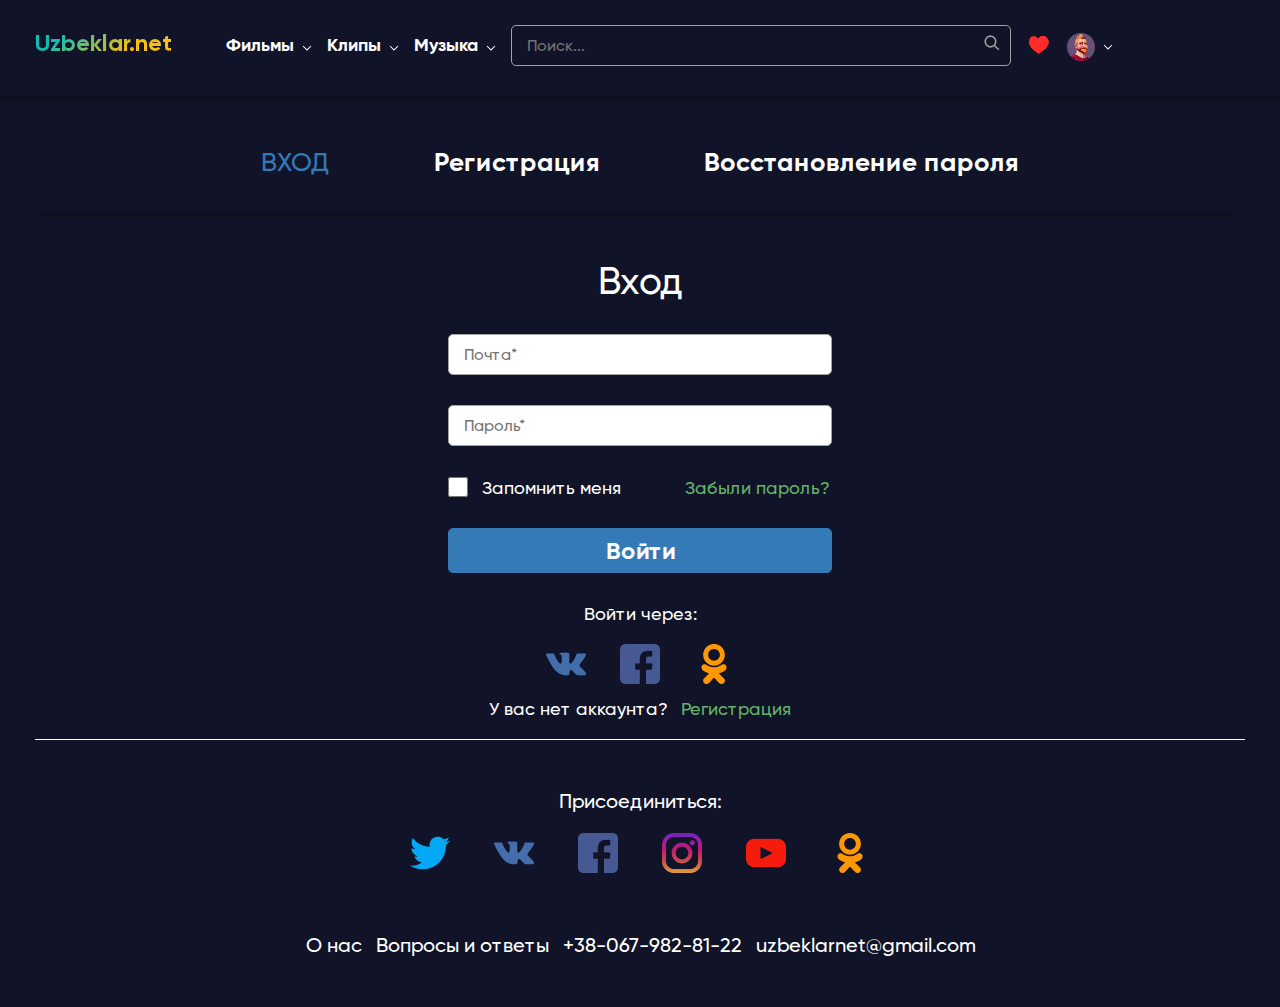
<file: index.html>
<!DOCTYPE html>
<html lang="ru">

<head>
	<meta charset="UTF-8">
	<meta name="viewport" content="width=device-width, initial-scale=1.0">
	<link rel="stylesheet" href="css/style.css">
	<title>Lesson 10</title>
</head>

<body>
	<div class="wrapper">
		<!-- Header star -->
		<header class="header">
			<div class="container">
				<div class="header__body">
					<div class="header__logo">
						Uzbeklar.net
					</div>
					<div class="header__menu menu">
						<nav class="menu__body">
							<ul class="menu__list">
								<li>
									<a href="#" class="menu__link">Фильмы</a>
									<ul class="sub-menu__list">
										<li><a href="#" class="sub-menu__link">Все жанры</a></li>
										<li><a href="#" class="sub-menu__link">Приключения</a></li>
										<li><a href="#" class="sub-menu__link">Фанстастика</a></li>
										<li><a href="#" class="sub-menu__link">Боевик</a></li>
										<li><a href="#" class="sub-menu__link">Комедия</a></li>
										<li><a href="#" class="sub-menu__link">Триллер</a></li>
										<li><a href="#" class="sub-menu__link">Военный</a></li>
										<li><a href="#" class="sub-menu__link">Драма</a></li>
										<li><a href="#" class="sub-menu__link">Криминал</a></li>
										<li><a href="#" class="sub-menu__link">Биография</a></li>
										<li><a href="#" class="sub-menu__link">Мелодрамма</a></li>
										<li><a href="#" class="sub-menu__link">18+</a></li>
									</ul>
								</li>
								<li>
									<a href="#" class="menu__link">Клипы</a>
									<ul class="sub-menu__list">
										<li><a href="#" class="sub-menu__link">Премьеры</a></li>
										<li><a href="#" class="sub-menu__link">Русские</a></li>
										<li><a href="#" class="sub-menu__link">Зарубежные</a></li>
										<li><a href="#" class="sub-menu__link">Ремиксы</a></li>
										<li><a href="#" class="sub-menu__link">Концерты</a></li>
										<li><a href="#" class="sub-menu__link">Саундтреки</a></li>
										<li><a href="#" class="sub-menu__link">Без цензуры (18+)</a></li>
									</ul>
								</li>
								<li>
									<a href="#" class="menu__link">Музыка</a>
									<ul class="sub-menu__list">
										<li><a href="#" class="sub-menu__link">Все</a></li>
										<li><a href="#" class="sub-menu__link">Новинки</a></li>
										<li><a href="#" class="sub-menu__link">Поп Музыка</a></li>
										<li><a href="#" class="sub-menu__link">Рок</a></li>
										<li><a href="#" class="sub-menu__link">Реп</a></li>
										<li><a href="#" class="sub-menu__link">Блюз</a></li>
										<li><a href="#" class="sub-menu__link">Джаз</a></li>
										<li><a href="#" class="sub-menu__link">Латино</a></li>
										<li><a href="#" class="sub-menu__link">Русские</a></li>
									</ul>
								</li>
								<li>
									<form action="#" class="menu__search-form">
										<input type="text" name="search-form" placeholder="Поиск..." class="input">
										<button class="search-form__button" type="submit"></button>
									</form>
								</li>
								<li>
									<a href="#" class="menu__like">
										<img src="img/like.svg" alt="Like">
									</a>
								</li>
								<li>
									<a href="#" class="menu__input">
										<img src="img/avatar.jpg" alt="">
									</a>
									<ul class="sub-menu__list">
										<li><a href="index.html" class="sub-menu__link">Профиль</a></li>
										<li><a href="https://www.google.com.ua/" class="sub-menu__link">Выход</a></li>
									</ul>
								</li>
							</ul>
						</nav>
					</div>
				</div>
			</div>
		</header>
		<!-- Header end -->
		<!-- Main start -->
		<main class="main">
			<nav class="input-box">
				<div class="container">
					<ul class="input-box__list">
						<li>
							<a href="index.html" class="input-box__link-1">Вход</a>
						</li>
						<li><a href="chek-in.html" class="input-box__link">Регистрация</a></li>
						<li><a href="recovery.html" class="input-box__link">Восстановление пароля</a></li>
					</ul>
					<div class="link-input__box">
						<h2 class="link-input__name">Вход</h2>
						<form class="link-input__form " action="#">
							<div class="link-input__line">
								<div class="link-input__input">
									<input class="input" required type="email" name="useremail" placeholder="Почта*">
								</div>
							</div>
							<div class="link-input__line">
								<div class="link-input__input">
									<input class="input" required type="password" name="userpassword" placeholder="Пароль*">
								</div>
							</div>
							<div class="link-input__line">
								<div class="link-input__input">
									<div class="checkbox">
										<input class="checkbox__input" type="checkbox" name="css" id="checkcss">
										<label class="checkbox__label" for="checkcss">Запомнить меня</label>
										<a href="#" class="link-input__link">
											Забыли пароль?
										</a>
									</div>
								</div>
							</div>

							<div class="link-input__line">
								<div class="link-input__input">
									<button class="link-input__button" type="submit">Войти</button>
								</div>
							</div>
						</form>
						<div class="link-input__social">
							<span class="link-input__socia-name">
								Войти через:
							</span>
							<ul class="link-input__socia-list">
								<li><a href="" class="link-input__socia-link">
										<img src="img/vk.png" alt="vk">
									</a></li>
								<li><a href="" class="link-input__socia-link">
										<img src="img/facebook.png" alt="vk">
									</a></li>
								<li><a href="" class="link-input__socia-link">
										<img src="img/odnoklassniki.png" alt="vk">
									</a></li>
							</ul>
						</div>
						<div class="link-input__check-in">
							<span>У вас нет аккаунта?</span>
							<a class="link-input__check-in-link" href="#">Регистрация</a>
						</div>
					</div>
				</div>
			</nav>
		</main>
		<!-- Main end -->
		<footer class="footer">
			<div class="container">
				<span class="footer__text">
					Присоединиться:
				</span>
				<div class="footer__social">
					<img src="img/footer/twitter.png" alt="twitter">
					<img src="img/footer/vk.png" alt="vk">
					<img src="img/footer/facebook.png" alt="vk">
					<img src="img/footer/instagram (1) 1.png" alt="vk">
					<img src="img/footer/youtube.png" alt="vk">
					<img src="img/footer/odnoklassniki.png" alt="vk">
				</div>
				<div class="footer__contact">
					<a href="#">О нас</a>
					<a href="#">Вопросы и ответы</a>
					<a href="#">+38-067-982-81-22</a>
					<a href="#">uzbeklarnet@gmail.com</a>
				</div>
			</div>
		</footer>
	</div>
</body>

</html>
</file>
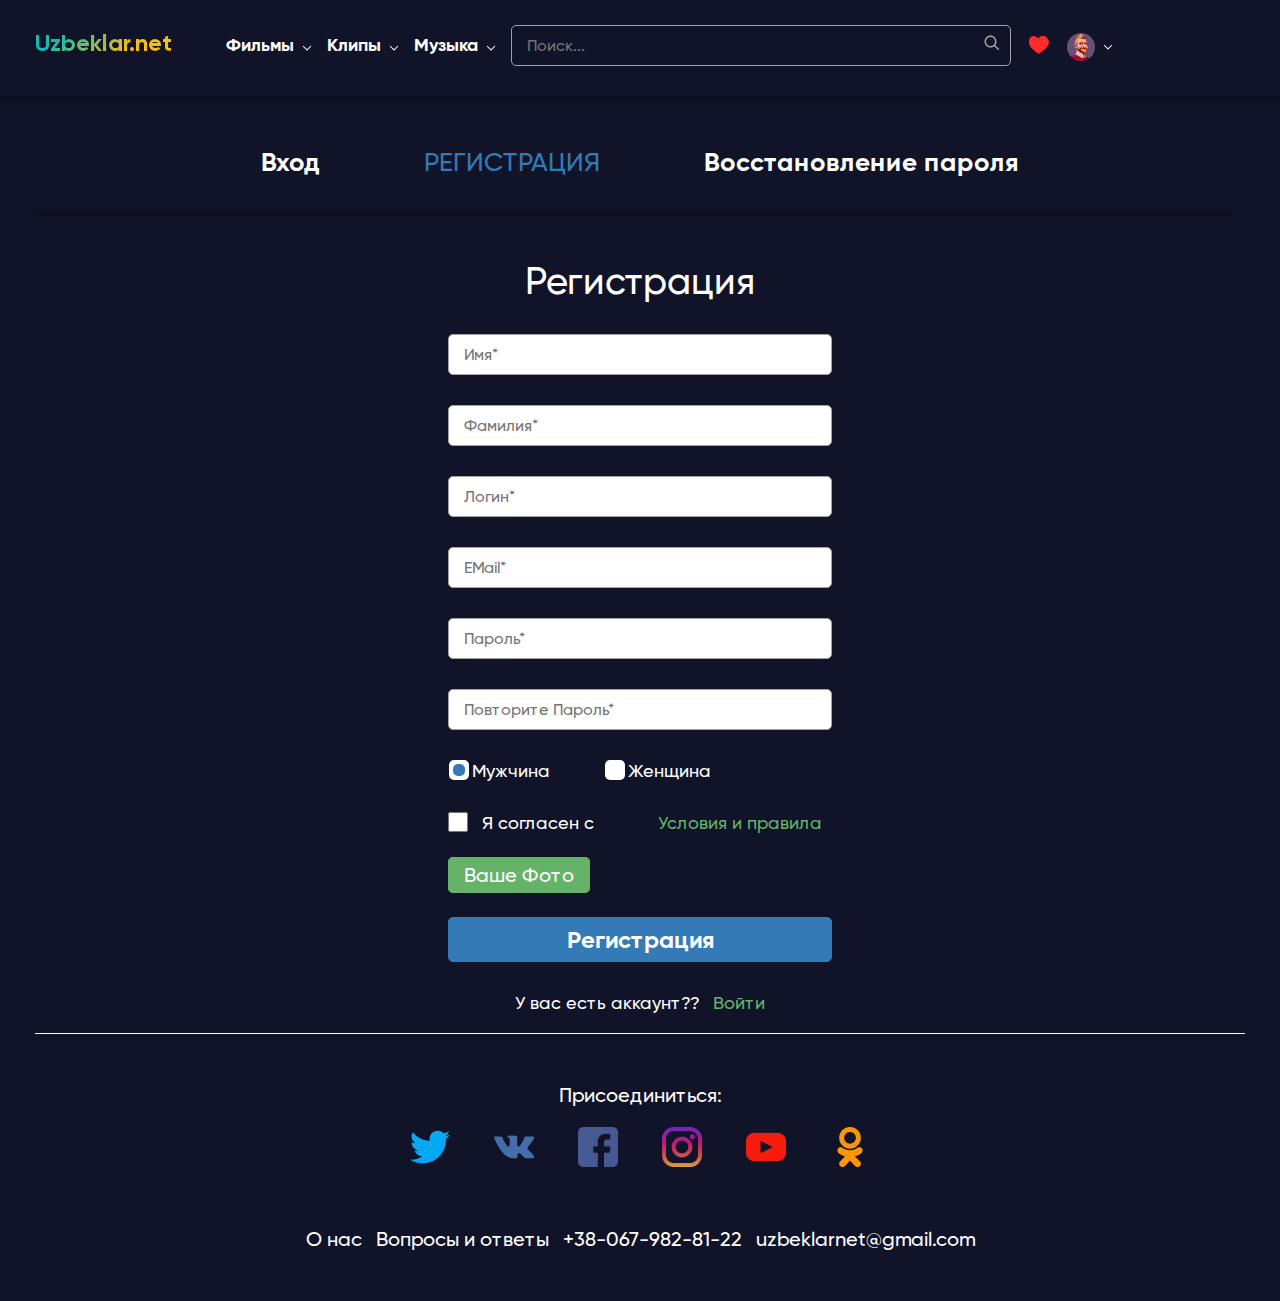
<file: chek-in.html>
<!DOCTYPE html>
<html lang="ru">

<head>
	<meta charset="UTF-8">
	<meta name="viewport" content="width=device-width, initial-scale=1.0">
	<link rel="stylesheet" href="css/style.css">
	<title>Lesson 10</title>
</head>

<body>
	<div class="wrapper">
		<!-- Header star -->
		<header class="header">
			<div class="container">
				<div class="header__body">
					<div class="header__logo">
						Uzbeklar.net
					</div>
					<div class="header__menu menu">
						<nav class="menu__body">
							<ul class="menu__list">
								<li>
									<a href="#" class="menu__link">Фильмы</a>
									<ul class="sub-menu__list">
										<li><a href="#" class="sub-menu__link">Все жанры</a></li>
										<li><a href="#" class="sub-menu__link">Приключения</a></li>
										<li><a href="#" class="sub-menu__link">Фанстастика</a></li>
										<li><a href="#" class="sub-menu__link">Боевик</a></li>
										<li><a href="#" class="sub-menu__link">Комедия</a></li>
										<li><a href="#" class="sub-menu__link">Триллер</a></li>
										<li><a href="#" class="sub-menu__link">Военный</a></li>
										<li><a href="#" class="sub-menu__link">Драма</a></li>
										<li><a href="#" class="sub-menu__link">Криминал</a></li>
										<li><a href="#" class="sub-menu__link">Биография</a></li>
										<li><a href="#" class="sub-menu__link">Мелодрамма</a></li>
										<li><a href="#" class="sub-menu__link">18+</a></li>
									</ul>
								</li>
								<li>
									<a href="#" class="menu__link">Клипы</a>
									<ul class="sub-menu__list">
										<li><a href="#" class="sub-menu__link">Премьеры</a></li>
										<li><a href="#" class="sub-menu__link">Русские</a></li>
										<li><a href="#" class="sub-menu__link">Зарубежные</a></li>
										<li><a href="#" class="sub-menu__link">Ремиксы</a></li>
										<li><a href="#" class="sub-menu__link">Концерты</a></li>
										<li><a href="#" class="sub-menu__link">Саундтреки</a></li>
										<li><a href="#" class="sub-menu__link">Без цензуры (18+)</a></li>
									</ul>
								</li>
								<li>
									<a href="#" class="menu__link">Музыка</a>
									<ul class="sub-menu__list">
										<li><a href="#" class="sub-menu__link">Все</a></li>
										<li><a href="#" class="sub-menu__link">Новинки</a></li>
										<li><a href="#" class="sub-menu__link">Поп Музыка</a></li>
										<li><a href="#" class="sub-menu__link">Рок</a></li>
										<li><a href="#" class="sub-menu__link">Реп</a></li>
										<li><a href="#" class="sub-menu__link">Блюз</a></li>
										<li><a href="#" class="sub-menu__link">Джаз</a></li>
										<li><a href="#" class="sub-menu__link">Латино</a></li>
										<li><a href="#" class="sub-menu__link">Русские</a></li>
									</ul>
								</li>
								<li>
									<form action="#" class="menu__search-form">
										<input type="text" name="search-form" placeholder="Поиск..." class="input">
										<button class="search-form__button" type="submit"></button>
									</form>
								</li>
								<li>
									<a href="#" class="menu__like">
										<img src="img/like.svg" alt="Like">
									</a>
								</li>
								<li>
									<a href="#" class="menu__input">
										<img src="img/avatar.jpg" alt="">
									</a>
									<ul class="sub-menu__list">
										<li><a href="index.html" class="sub-menu__link">Профиль</a></li>
										<li><a href="https://www.google.com.ua/" class="sub-menu__link">Выход</a></li>
									</ul>
								</li>
							</ul>
						</nav>
					</div>
				</div>
			</div>
		</header>
		<!-- Header end -->
		<!-- Main start -->
		<main class="main">
			<nav class="input-box">
				<div class="container">
					<ul class="input-box__list">
						<li>
							<a href="index.html" class="input-box__link">Вход</a>
						</li>
						<li><a href="inbox.html" class="input-box__link-2">Регистрация</a></li>
						<li><a href="recovery.html" class="input-box__link">Восстановление пароля</a></li>
					</ul>
					<div class="link-input__box">
						<h2 class="link-input__name">Регистрация</h2>
						<form class="link-input__form " action="#">
							<div class="link-input__line">
								<div class="link-input__input">
									<input class="input" required type="text" name="use-rname" placeholder="Имя*">
								</div>
							</div>
							<div class="link-input__line">
								<div class="link-input__input">
									<input class="input" required type="text" name="user-surname" placeholder="Фамилия*">
								</div>
							</div>
							<div class="link-input__line">
								<div class="link-input__input">
									<input class="input" required type="text" name="user-login" placeholder="Логин*">
								</div>
							</div>
							<div class="link-input__line">
								<div class="link-input__input">
									<input class="input" required type="email" name="useremail" placeholder="EMail*">
								</div>
							</div>
							<div class="link-input__line">
								<div class="link-input__input">
									<input class="input" required type="password" name="userpassword" placeholder="Пароль*">
								</div>
							</div>
							<div class="link-input__line">
								<div class="link-input__input">
									<input class="input" required type="password" name="userpassword"
										placeholder="Повторите пароль*">
								</div>
							</div>
							<div class="link-input__line link-input__line_1">
								<div class="link-input__input link-input__input_1">
									<div class="option">
										<input class="option__input" checked type="radio" name="sex" id="male">
										<label class="option__label" for="male">Мужчина</label>
									</div>
								</div>
								<div class="link-input__input link-input__input_1">
									<div class="option">
										<input class="option__input" type="radio" name="sex" id="female">
										<label class="option__label" for="female">Женщина</label>
									</div>
								</div>
							</div>
							<div class="link-input__line">
								<div class="link-input__input">
									<div class="checkbox">
										<input class="checkbox__input" type="checkbox" name="ok" id="checkcss">
										<label class="checkbox__label" for="checkcss"> Я согласен с</label>
										<a href="#" class="link-input__link">
											Условия и правила
										</a>
									</div>
								</div>
							</div>
							<div class="link-input__line">
								<div class="link-input__input">
									<div class="file">
										<label class="file__label" for="file">Ваше Фото</label>
										<input accept=".jpg, .jpeg, .png" multiple class="file__input" id="file" type="file">
									</div>
								</div>
							</div>
							<div class="link-input__line">
								<div class="link-input__input">
									<button class="link-input__button" type="submit">Регистрация</button>
								</div>
							</div>
						</form>
						<div class="link-input__check-in">
							<span>У вас есть аккаунт??</span>
							<a class="link-input__check-in-link" href="index.html">Войти</a>
						</div>
					</div>
				</div>
			</nav>
		</main>
		<!-- Main end -->
		<footer class="footer">
			<div class="container">
				<span class="footer__text">
					Присоединиться:
				</span>
				<div class="footer__social">
					<img src="img/footer/twitter.png" alt="twitter">
					<img src="img/footer/vk.png" alt="vk">
					<img src="img/footer/facebook.png" alt="vk">
					<img src="img/footer/instagram (1) 1.png" alt="vk">
					<img src="img/footer/youtube.png" alt="vk">
					<img src="img/footer/odnoklassniki.png" alt="vk">
				</div>
				<div class="footer__contact">
					<a href="#">О нас</a>
					<a href="#">Вопросы и ответы</a>
					<a href="#">+38-067-982-81-22</a>
					<a href="#">uzbeklarnet@gmail.com</a>
				</div>
			</div>
		</footer>
	</div>
</body>

</html>
</file>
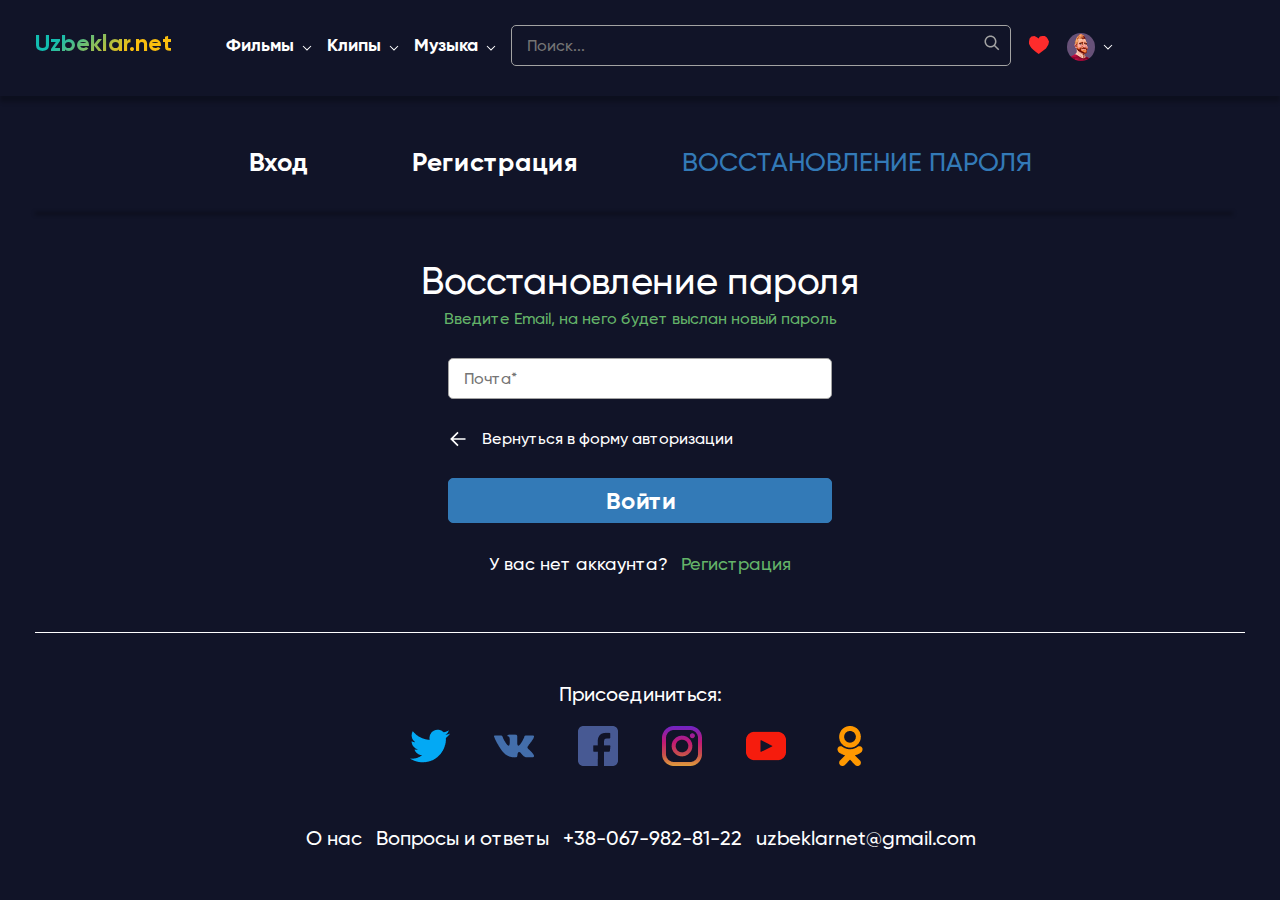
<file: recovery.html>
<!DOCTYPE html>
<html lang="ru">

<head>
	<meta charset="UTF-8">
	<meta name="viewport" content="width=device-width, initial-scale=1.0">
	<link rel="stylesheet" href="css/style.css">
	<title>Lesson 10</title>
</head>

<body>
	<div class="wrapper">
		<!-- Header star -->
		<header class="header">
			<div class="container">
				<div class="header__body">
					<div class="header__logo">
						Uzbeklar.net
					</div>
					<div class="header__menu menu">
						<nav class="menu__body">
							<ul class="menu__list">
								<li>
									<a href="#" class="menu__link">Фильмы</a>
									<ul class="sub-menu__list">
										<li><a href="#" class="sub-menu__link">Все жанры</a></li>
										<li><a href="#" class="sub-menu__link">Приключения</a></li>
										<li><a href="#" class="sub-menu__link">Фанстастика</a></li>
										<li><a href="#" class="sub-menu__link">Боевик</a></li>
										<li><a href="#" class="sub-menu__link">Комедия</a></li>
										<li><a href="#" class="sub-menu__link">Триллер</a></li>
										<li><a href="#" class="sub-menu__link">Военный</a></li>
										<li><a href="#" class="sub-menu__link">Драма</a></li>
										<li><a href="#" class="sub-menu__link">Криминал</a></li>
										<li><a href="#" class="sub-menu__link">Биография</a></li>
										<li><a href="#" class="sub-menu__link">Мелодрамма</a></li>
										<li><a href="#" class="sub-menu__link">18+</a></li>
									</ul>
								</li>
								<li>
									<a href="#" class="menu__link">Клипы</a>
									<ul class="sub-menu__list">
										<li><a href="#" class="sub-menu__link">Премьеры</a></li>
										<li><a href="#" class="sub-menu__link">Русские</a></li>
										<li><a href="#" class="sub-menu__link">Зарубежные</a></li>
										<li><a href="#" class="sub-menu__link">Ремиксы</a></li>
										<li><a href="#" class="sub-menu__link">Концерты</a></li>
										<li><a href="#" class="sub-menu__link">Саундтреки</a></li>
										<li><a href="#" class="sub-menu__link">Без цензуры (18+)</a></li>
									</ul>
								</li>
								<li>
									<a href="#" class="menu__link">Музыка</a>
									<ul class="sub-menu__list">
										<li><a href="#" class="sub-menu__link">Все</a></li>
										<li><a href="#" class="sub-menu__link">Новинки</a></li>
										<li><a href="#" class="sub-menu__link">Поп Музыка</a></li>
										<li><a href="#" class="sub-menu__link">Рок</a></li>
										<li><a href="#" class="sub-menu__link">Реп</a></li>
										<li><a href="#" class="sub-menu__link">Блюз</a></li>
										<li><a href="#" class="sub-menu__link">Джаз</a></li>
										<li><a href="#" class="sub-menu__link">Латино</a></li>
										<li><a href="#" class="sub-menu__link">Русские</a></li>
									</ul>
								</li>
								<li>
									<form action="#" class="menu__search-form">
										<input type="text" name="search-form" placeholder="Поиск..." class="input">
										<button class="search-form__button" type="submit"></button>
									</form>
								</li>
								<li>
									<a href="#" class="menu__like">
										<img src="img/like.svg" alt="Like">
									</a>
								</li>
								<li>
									<a href="#" class="menu__input">
										<img src="img/avatar.jpg" alt="">
									</a>
									<ul class="sub-menu__list">
										<li><a href="index.html" class="sub-menu__link">Профиль</a></li>
										<li><a href="https://www.google.com.ua/" class="sub-menu__link">Выход</a></li>
									</ul>
								</li>
							</ul>
						</nav>
					</div>
				</div>
			</div>
		</header>
		<!-- Header end -->
		<!-- Main start -->
		<main class="main">
			<nav class="input-box">
				<div class="container">
					<ul class="input-box__list">
						<li>
							<a href="index.html" class="input-box__link">Вход</a>
						</li>
						<li><a href="chek-in.html" class="input-box__link">Регистрация</a></li>
						<li><a href="inbox.html" class="input-box__link-3">Восстановление пароля</a></li>
					</ul>
					<div class="link-input__box">
						<h2 class="link-input__name">Восстановление пароля</h2>
						<span class="link-input__subname">Введите Email, на него будет выслан новый пароль</span>
						<form class="link-input__form " action="#">
							<div class="link-input__line">
								<div class="link-input__input">
									<input class="input" required type="email" name="useremail" placeholder="Почта*">
								</div>
							</div>
							<div class="link-input__line link-input__line_arrow">
								<a href="chek-in.html" class="link-input__return">Вернуться в форму авторизации</a>
							</div>
							<div class="link-input__line">
								<div class="link-input__input">
									<button class="link-input__button" type="submit">Войти</button>
								</div>
							</div>
						</form>

						<div class="link-input__check-in">
							<span>У вас нет аккаунта?</span>
							<a class="link-input__check-in-link" href="#">Регистрация</a>
						</div>
					</div>
				</div>
			</nav>
		</main>
		<!-- Main end -->
		<footer class="footer">
			<div class="container">
				<span class="footer__text">
					Присоединиться:
				</span>
				<div class="footer__social">
					<img src="img/footer/twitter.png" alt="twitter">
					<img src="img/footer/vk.png" alt="vk">
					<img src="img/footer/facebook.png" alt="vk">
					<img src="img/footer/instagram (1) 1.png" alt="vk">
					<img src="img/footer/youtube.png" alt="vk">
					<img src="img/footer/odnoklassniki.png" alt="vk">
				</div>
				<div class="footer__contact">
					<a href="#">О нас</a>
					<a href="#">Вопросы и ответы</a>
					<a href="#">+38-067-982-81-22</a>
					<a href="#">uzbeklarnet@gmail.com</a>
				</div>
			</div>
		</footer>
	</div>
</body>

</html>
</file>
<file: css/style.css>
@font-face {
    font-family: 'Gilroy';
    src: url('../fonts/Gilroy-Bold.woff2') format('woff2'),
        url('../fonts/Gilroy-Bold.woff') format('woff');
    font-weight: 700;
    font-style: normal;
    font-display: swap;
}

@font-face {
    font-family: 'Gilroy';
    src: url('../fonts/Gilroy-Medium.woff2') format('woff2'),
        url('../fonts/Gilroy-Medium.woff') format('woff');
    font-weight: 500;
    font-style: normal;
    font-display: swap;
}
/* Стили обнуления */
*,
*::before,
*::after {
	margin: 0;
	padding: 0;
	border: 0;
	box-sizing: border-box;
}
li {
	list-style: none;
}
a,
a:visited {
	text-decoration: none;
}
a:hover {
	text-decoration: none;
}
h1,
h2,
h3,
h4,
h5,
h6 {
	font-weight: inherit;
	font-size: inherit;
}
img {
	vertical-align: top;
}
input[type="text"],
input[type="email"],
input[type="tel"],
textarea {
	-webkit-appearance: none;
	-moz-appearance: none;
	appearance: none;
}
button {
	cursor: pointer;
	background-color: transparent;
}
input,
button,
textarea {
	font-family: inherit;
}
/* ========================================================================= */

/*=============================== HEADER START============================== */

body{
	font-family: 'Gilroy';
}
.wrapper{
	background: #111428;
	min-height: 100vh;
	display: flex;
	flex-direction: column;
}
.main{
	
}
.header{
	padding: 25px 0px 15px 0px ;
	background: #111428;
	box-shadow: 0px 6px 4px rgba(0, 0, 0, 0.25);
	margin: 0px 0px 20px 0px;
}
.container {
	max-width: 1240px;
	padding: 0px 15px;
	margin: 0px auto;
}
.header__body {
}
.header__logo {
	display: inline-block;
	margin: 0px 50px 0px 0px;
	font-size: 24px;
	font-weight: 700;
	line-height: 29px;
	background: linear-gradient(135deg, #12BCB0 20%, #FABE0E 70%);
  -webkit-background-clip: text;
  -webkit-text-fill-color: transparent;

}
.header__menu {
	display: inline-block;
}
.menu {
}
.menu__body {
}
.menu__list {
}
.menu__list > li{
	display: inline-block;
	padding: 0px 14px 20px 0px;
	position: relative;
	margin-right: 15px;

}
.menu__list > li:last-child{
	margin-right: 0;
	
}
.menu__list > li:nth-child(4), .menu__list > li:nth-child(5){
	margin-right: 0;
	padding-bottom: 0;
	
}
.menu__list > li::after{
	content: '';
	width: 12px;
	height: 12px;
	position: absolute;
	right: -5px;
	top: 8px;
	background: url('../img/arrow.svg') center no-repeat;
	transition: all 0.3s ease 0s;
}
.menu__list > li:nth-child(4)::after, .menu__list > li:nth-child(5)::after{
	display: none;
}
.menu__list > li:hover::after{
	transform: rotate(180deg);
}
.menu__link {
	font-size: 18px;
	font-weight: 700;
	line-height: 22px;
	color: #fff;
	position: relative;
}


.menu__link {

}
.sub-menu__list {
	position: absolute;
	width: 170px;
	max-height: 280px;
	overflow: auto;
	top: 100%;
	left: 0;
	opacity: 0;
	background: #337AB7;
	border-radius: 5px;
	padding: 15px 20px;
	transform: rotateX(90deg) scale(0);
	transform-origin: top left;
	transition: all 0.5s ease 0s;
	z-index: 2;
}
::-webkit-scrollbar { width: 5px;}
::-webkit-scrollbar-track-piece { background-color:#A6D6FF;}
::-webkit-scrollbar-thumb {background-color:#111428;;}


.menu__list > li:hover .sub-menu__list {
	transform: rotateX(0deg) scale(1);
	opacity: 1;
}
.menu__list > li:last-child .sub-menu__list {
	width: 140px;
}

.sub-menu__link {
	display: inline-block;
	max-width: 140px;
	position: relative;
	font-weight: 500;
	font-size: 16px;
	line-height: 19px;
	color: #FFFFFF;
	z-index: 2;
	padding: 4px 10px;
	transition: all 0.3s ease 0s;
}
.sub-menu__link:hover {
	display: inline-block;
	background: #A6D6FF;
	width: 100%;
	border-radius: 4px;

}
.menu__search-form {
	position: relative;
	
}

.input {
	width: 500px;
	padding: 10px 15px;
	background: #111428;
	border: 1px solid #A3A3A3;
	box-sizing: border-box;
	border-radius: 5px;
	font-weight: 500;
	font-size: 16px;
	line-height: 19px;
	text-transform: capitalize;
	color: #FFFFFF	;
}
.input:focus{
	background: #111428;
	outline: none;
	box-shadow: 0px 0px 4px 2px rgba(255,255,15,1);
}
	input::-webkit-input-placeholder       {text-indent: 0px;   transition: text-indent 0.8s ease;}
	input::-moz-placeholder                {text-indent: 0px;   transition: text-indent 0.8s ease;}
	input:-moz-placeholder                 {text-indent: 0px;   transition: text-indent 0.8s ease;}
	input:-ms-input-placeholder            {text-indent: 0px;   transition: text-indent 0.8s ease;}
	input:focus::-webkit-input-placeholder {text-indent: -500px; transition: text-indent 0.8s ease;}
	input:focus::-moz-placeholder          {text-indent: -500px; transition: text-indent 0.8s ease;}
	input:focus:-moz-placeholder           {text-indent: -500px; transition: text-indent 0.8s ease;}
	input:focus:-ms-input-placeholder      {text-indent: -500px; transition: text-indent 0.8s ease;}
.search-form__button{
	position: absolute;
	width: 18px;
	height: 18px;
	top: 9px;
	right: 10px;
	background: url('../img/search.svg') center no-repeat;
}
.menu__like {
}
.menu__like:hover img {
	animation: like 1s infinite ease-in-out;
}
@keyframes like {
	0% {
		transform: scale(1);
	}
	50% {
		transform: scale(1.5);
		filter: drop-shadow(0 0 1.2rem crimson);
	}
	100% {
		transform: scale(1);
	}
}
.menu__input {
	display: inline-block;
	position: relative;
	width: 28px;
	height: 28px;
	overflow: hidden;
	border-radius: 50%;
	vertical-align: middle;
}
.menu__input img {
	display: block;
	position: absolute;
	width: 100%;
	height: 100%;
	top: 0;
	left: 0;
	object-fit: cover;
}

/*=============================== HEADER END============================== */
/*=============================== INPUT-BOX START============================== */
.input-box {
	
}


.input-box__list {
	text-align: center;
	position: relative;
	padding: 30px 0px 30px  0px;
	margin: 0px 0px 50px 0px;
}

.input-box__list a{
	padding-bottom: 30px;
}
.input-box__list::after {
	content: '';
	position: absolute;
	width: 99%;
	height: 1px;
	box-shadow: 0px 6px 4px rgba(0, 0, 0, 1);
	left: 0;
}
.input-box__list::after{
	bottom: 0 ;
}

.input-box__list > li {
	display: inline-block;
	margin: 0px 50px;
}

.input-box__list > li:hover .input-box__link{
	color: #337AB7;
}
.input-box__link-1{
	color: #337AB7;
	text-transform: uppercase;
		font-size: 26px;
	line-height: 32px;
}
.input-box__link-2{
	color: #337AB7;
	text-transform: uppercase;
		font-size: 26px;
	line-height: 32px;
}
.input-box__link-3{
	color: #337AB7;
	text-transform: uppercase;
		font-size: 26px;
	line-height: 32px;
}

.input-box__link {
	font-weight: 700;
	font-size: 26px;
	line-height: 32px;
	
	color: #fff;
	transition: all 0.3s ease 0s;
}


/* ============== */

.link-input {

}
.link-input__box {
	text-align: center;
	margin-bottom: 20px;
}
.link-input__form {
	margin: 30px auto 0px  auto;
	max-width: 384px;
}
.link-input__line {
	
	margin: 0px 0px 30px 0px;
}
.link-input__input {
}
.link-input__input .input {
	background: #FFFFFF;
	border-radius: 5px;
	color: black;
	width: 100%;
	
}
.link-input__input .input:focus {
	box-shadow: 0px 0px 4px 2px rgba(51, 122, 183, 1);
}
.checkbox {
	text-align: left;
}
.checkbox__input {
	display: inline-block;
	cursor: pointer;
	width: 20px;
	height: 20px;
	vertical-align: middle;
	margin: 0px 10px 0px 0px;
}
.checkbox__label {
	display: inline-block;
	font-weight: 500;
	font-size: 18px;

	color: #fff;
	cursor: pointer;
	vertical-align: middle;
	margin: 0px 60px 0px 0px;
	vertical-align: middle;
}
.link-input__link {
	display: inline-block;
	font-weight: 500;
	font-size: 18px;
	color: #64B369;
	vertical-align: middle;
	position: relative;
}
.link-input__link::after{
	content: '';
	position: absolute;
	width: 0%;
	bottom: 0;
	left: 0;
	height: 1px;
	background-color: #64B369;
	transition: all 0.2s ease-out 0s;
}
.link-input__link:hover::after{
	width: 100%;
}
.link-input__button {
	font-weight: 700;
	font-size: 24px;
	line-height: 29px;
	color: #fff;
	background: #337AB7;
	border-radius: 5px;
	width: 100%;
	padding: 7px 0px;
	border: 1px solid #337AB7;
	transition: all 0.3s ease 0s;
}
.link-input__button:hover{
	background: #fff;
	color: #000;
}
.link-input__social {

}
.link-input__socia-name {
	display: inline-block;
	font-weight: 500;
	font-size: 18px;
	line-height: 21px;
	color: #fff;
	margin: 0px 0px 20px 0px;
}
.link-input__socia-list {
	margin-bottom: 10px;
}
.link-input__socia-list > li {
	display: inline-block;
	margin: 0px 15px;
}

.link-input__socia-link {
	position: relative;
	display: inline-block;
	width: 40px;
	height: 40px;
}
.link-input__socia-link img {
	position: absolute;
	width: 100%;
	height: 100%;
	top: 0;
	left: 0;

}
.link-input__check-in{
	text-align: center;
}
.link-input__check-in span {
	display: inline-block;
	font-weight: 500;
	font-size: 18px;
	line-height: 21px;
	color: #fff;
	margin: 0px 10px 0px 0px;
}
.link-input__check-in-link {
	display: inline-block;
	font-weight: 500;
	font-size: 18px;
	color: #64B369;
	position: relative;
}
.link-input__check-in-link::after{
	content: '';
	position: absolute;
	width: 0%;
	bottom: 0;
	left: 0;
	height: 1px;
	background-color: #64B369;
	transition: all 0.2s ease-out 0s;
}
.link-input__check-in-link:hover::after{
	width: 100%;
}
.link-input__line_1{
	text-align: left;
}
.link-input__input_1{
	display: inline-block;
	
}
.option {
}

.option__input {
	opacity: 0;
	overflow: hidden;
	position: absolute;
	top: 50%;
	left: 0;
}
.option__label {
	position: relative;
	font-weight: 500;
	font-size: 18px;
	line-height: 21px;
	color: #fff;
	cursor: pointer;
	margin: 0px 50px 0px 24px;
}
.option__label::after{
	content: '';
	position: absolute;
	width: 20px;
	height: 20px;
	left: -23px;
	top: 0;
	background: #FFFFFF;
	border-radius: 5px;
}
.option__label::before{
	content: '';
	display: none;
	position: absolute;
	width: 12px;
	height: 12px;
	left: -19px;
	top: 4px;
	background: #337AB7;
	border-radius: 5px;
	z-index: 2;
}
.option__input:checked + .option__label::before{
	display: block;
}
.file{

	font-weight: 500;
	font-size: 20px;
	line-height: 24px;
	color: #FFFFFF;
}
.file__label{
	border: 1px solid #64B369;
	background:  #64B369;
	padding: 5px 15px;
	border-radius: 5px;
	cursor: pointer;
	transition: all 0.3s ease 0s;
}
.file__label:hover{
	border: 1px solid #fff;
	background:  #fff;
	color: black;
}
.file__input{
	opacity: 0;
	overflow: hidden;
	position: absolute;
	top: 50%;
	left: 0;
}
.link-input__input .file{
	text-align: left;
}
.link-input__name{
	font-style: normal;
	font-size: 38px;
	line-height: 46px;
	color: #FFFFFF;
	margin: 0px 0px 5px 0px;
}
.link-input__subname{
	display: inline-block;
	font-weight: 500;
	font-size: 16px;
	line-height: 19px;
	color: #64B369;
}

.link-input__return{
	position: relative;
	text-align: left;
	font-weight: 500;
	font-size: 16px;
	line-height: 19px;
	color: #FFFFFF;
	padding: 0px 0px 0px 34px;
	transition: all 0.3s ease 0s;
}
.link-input__line_arrow{
	text-align: left;
}
.link-input__return:hover{
	color: #64B369;
}
.link-input__return::after{
	content: "";
	background: url('../img/footer/arrow-left.svg')	center no-repeat;
	position: absolute;
	width: 20px;
	height: 20px;
	top: 0;
	left: 0;
	animation: arrow-left 1s infinite linear;
}

@keyframes arrow-left {
	0% {
		left: 0px;
	}
	50% {
		left: 5px;
	}
	100% {
		left: 0px;
	}
}
/*=============================== INPUT-BOX END============================== */
/*=============================== FOOTER START============================== */
.footer{
	padding: 50px 0px;
	margin: auto 0px 0px 0px;
	text-align: center;
	position: relative;
}
.footer::before{
	content: '';
	position: absolute;
	width: 1210px;
	height: 1px;
	top: 0%;
	left: 50%;
	background-color: #fff;
	transform: translateX(-50%);
}
.footer__text {
	display: inline-block;
	font-weight: 500;
	font-size: 20px;
	line-height: 24px;
	color: #FFFFFF;
	margin: 0px 0px 20px 0px;
}
.footer__social {
	margin: 0px 0px 60px 0px;
}
.footer__social img {
	margin-right: 40px;
}
.footer__social img:last-child {
	margin-right: 0px;
}
.footer__contact {
}
.footer__contact a {
	font-weight: 500;
	font-size: 20px;
	line-height: 24px;
	color: #FFFFFF;
	margin-right: 10px;
}
.footer__contact a:last-child{
	margin-right: 0;
}
/*=============================== FOOTER END============================== */
</file>
